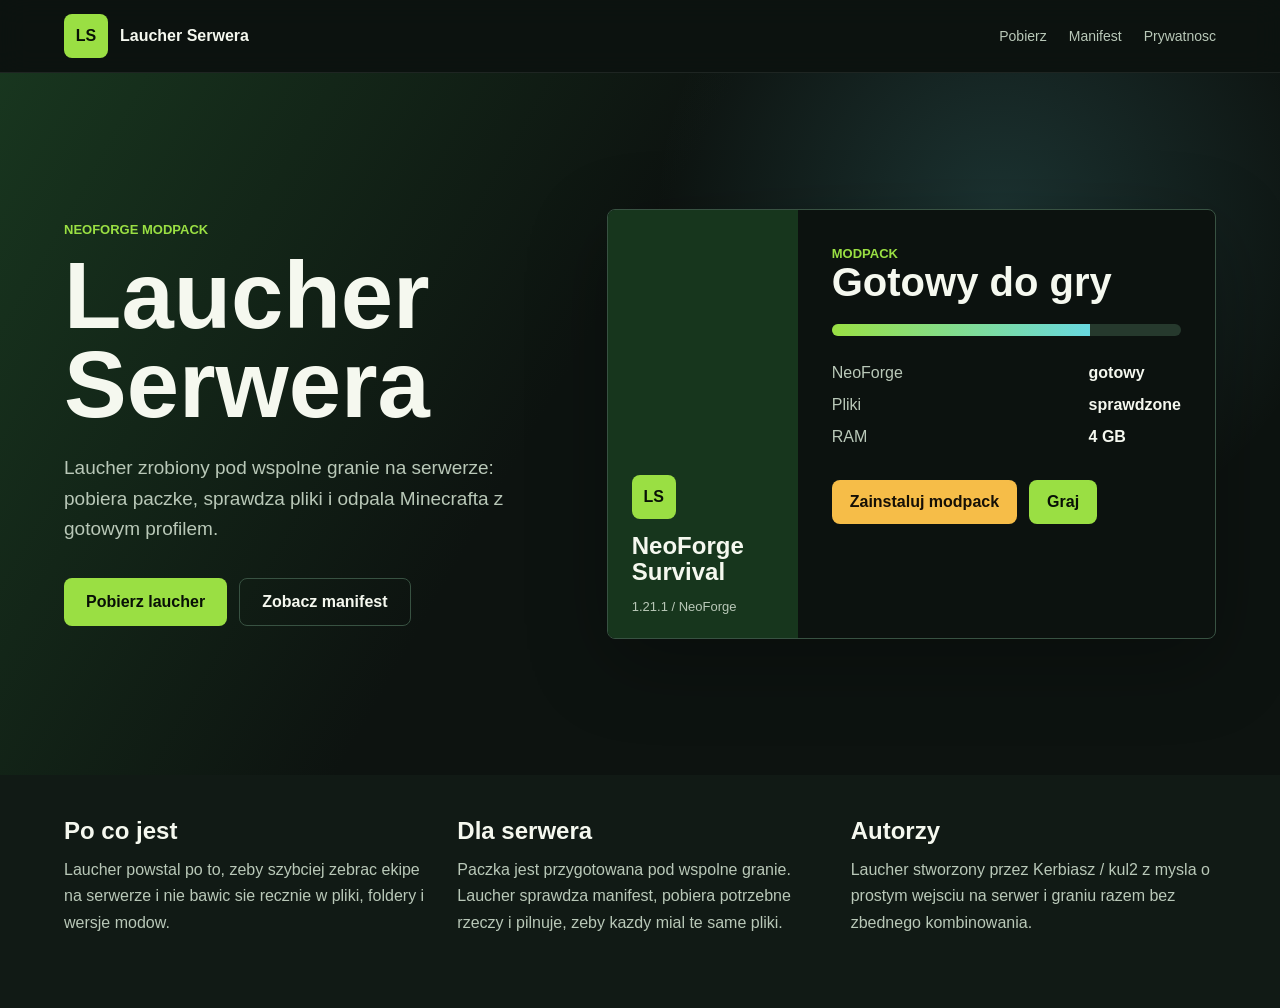
<file: index.html>
﻿<!doctype html>
<html lang="pl">
<head>
  <meta charset="utf-8">
  <meta name="viewport" content="width=device-width, initial-scale=1">
  <title>Laucher Serwera</title>
  <meta name="description" content="Laucher Serwera, prosty laucher NeoForge modpacka Minecraft Java.">
  <link rel="stylesheet" href="styles.css">
</head>
<body>
  <header class="topbar">
    <a class="brand" href="./" aria-label="Laucher Serwera">
      <span class="brand-mark">LS</span>
      <span>Laucher Serwera</span>
    </a>
    <nav class="nav">
      <a href="#download">Pobierz</a>
      <a href="./modpack/manifest.json">Manifest</a>
      <a href="./privacy.html">Prywatnosc</a>
    </nav>
  </header>

  <main>
    <section class="hero">
      <div class="hero-copy">
        <p class="eyebrow">NeoForge modpack</p>
        <h1>Laucher Serwera</h1>
        <p class="lead">
          Laucher zrobiony pod wspolne granie na serwerze: pobiera paczke, sprawdza pliki i odpala Minecrafta z gotowym profilem.
        </p>
        <div class="actions" id="download">
          <a class="button primary" href="https://github.com/kerbi151/Laucher/releases/latest">Pobierz laucher</a>
          <a class="button secondary" href="./modpack/manifest.json">Zobacz manifest</a>
        </div>
      </div>

      <div class="launcher-preview" aria-label="Podglad lauchera">
        <div class="preview-sidebar">
          <span class="preview-logo">LS</span>
          <span class="preview-title">NeoForge Survival</span>
          <span class="preview-small">1.21.1 / NeoForge</span>
        </div>
        <div class="preview-main">
          <span class="preview-status">MODPACK</span>
          <h2>Gotowy do gry</h2>
          <div class="progress"><span></span></div>
          <div class="preview-grid">
            <span>NeoForge</span>
            <strong>gotowy</strong>
            <span>Pliki</span>
            <strong>sprawdzone</strong>
            <span>RAM</span>
            <strong>4 GB</strong>
          </div>
          <div class="preview-buttons">
            <span class="preview-button install">Zainstaluj modpack</span>
            <span class="preview-button play">Graj</span>
          </div>
        </div>
      </div>
    </section>

    <section class="band">
      <div class="band-inner">
        <article>
          <h2>Po co jest</h2>
          <p>
            Laucher powstal po to, zeby szybciej zebrac ekipe na serwerze i nie bawic sie recznie w pliki, foldery i wersje modow.
          </p>
        </article>
        <article>
          <h2>Dla serwera</h2>
          <p>
            Paczka jest przygotowana pod wspolne granie. Laucher sprawdza manifest, pobiera potrzebne rzeczy i pilnuje, zeby kazdy mial te same pliki.
          </p>
        </article>
        <article>
          <h2>Autorzy</h2>
          <p>
            Laucher stworzony przez Kerbiasz / kul2 z mysla o prostym wejsciu na serwer i graniu razem bez zbednego kombinowania.
          </p>
        </article>
      </div>
    </section>
  </main>
</body>
</html>
</file>
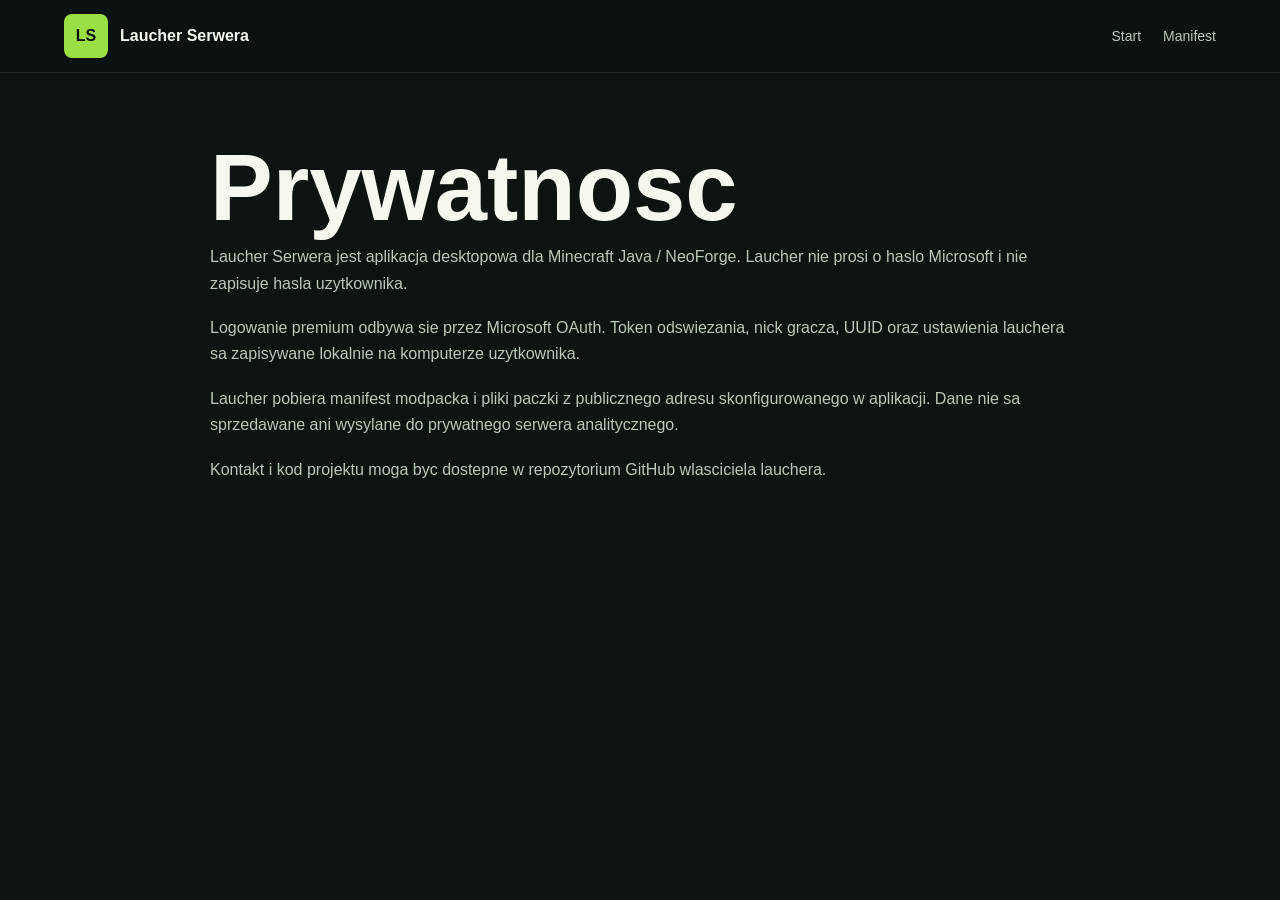
<file: privacy.html>
<!doctype html>
<html lang="pl">
<head>
  <meta charset="utf-8">
  <meta name="viewport" content="width=device-width, initial-scale=1">
  <title>Prywatnosc - Laucher Serwera</title>
  <meta name="description" content="Informacje o prywatnosci dla Laucher Serwera.">
  <link rel="stylesheet" href="styles.css">
</head>
<body>
  <header class="topbar">
    <a class="brand" href="./" aria-label="Laucher Serwera">
      <span class="brand-mark">LS</span>
      <span>Laucher Serwera</span>
    </a>
    <nav class="nav">
      <a href="./">Start</a>
      <a href="./modpack/manifest.json">Manifest</a>
    </nav>
  </header>

  <main class="content">
    <h1>Prywatnosc</h1>
    <p>
      Laucher Serwera jest aplikacja desktopowa dla Minecraft Java / NeoForge. Laucher nie prosi o haslo Microsoft i nie zapisuje hasla uzytkownika.
    </p>
    <p>
      Logowanie premium odbywa sie przez Microsoft OAuth. Token odswiezania, nick gracza, UUID oraz ustawienia lauchera sa zapisywane lokalnie na komputerze uzytkownika.
    </p>
    <p>
      Laucher pobiera manifest modpacka i pliki paczki z publicznego adresu skonfigurowanego w aplikacji. Dane nie sa sprzedawane ani wysylane do prywatnego serwera analitycznego.
    </p>
    <p>
      Kontakt i kod projektu moga byc dostepne w repozytorium GitHub wlasciciela lauchera.
    </p>
  </main>
</body>
</html>
</file>
<file: styles.css>
:root {
  color-scheme: dark;
  --bg: #0d1310;
  --panel: #17231c;
  --panel-2: #203126;
  --text: #f5f8ef;
  --muted: #b9c8b8;
  --lime: #9adf43;
  --amber: #f6bd48;
  --cyan: #68d8df;
  --line: #385242;
}

* {
  box-sizing: border-box;
}

body {
  margin: 0;
  min-height: 100vh;
  font-family: "Segoe UI", Arial, sans-serif;
  background: var(--bg);
  color: var(--text);
}

a {
  color: inherit;
}

.topbar {
  position: sticky;
  top: 0;
  z-index: 10;
  display: flex;
  align-items: center;
  justify-content: space-between;
  min-height: 72px;
  padding: 14px clamp(18px, 5vw, 72px);
  background: rgba(13, 19, 16, 0.92);
  border-bottom: 1px solid rgba(255, 255, 255, 0.08);
  backdrop-filter: blur(14px);
}

.brand,
.nav,
.actions,
.preview-buttons {
  display: flex;
  align-items: center;
}

.brand {
  gap: 12px;
  font-weight: 800;
  text-decoration: none;
  min-width: 0;
}

.brand-mark,
.preview-logo {
  display: inline-grid;
  place-items: center;
  width: 44px;
  aspect-ratio: 1;
  border-radius: 8px;
  background: var(--lime);
  color: #081006;
  font-weight: 900;
  flex: 0 0 auto;
  line-height: 1;
  text-align: center;
}

.nav {
  gap: 22px;
  color: var(--muted);
  font-size: 14px;
}

.nav a {
  text-decoration: none;
}

.nav a:hover {
  color: var(--text);
}

.hero {
  display: grid;
  grid-template-columns: minmax(280px, 0.88fr) minmax(360px, 1.12fr);
  gap: clamp(28px, 5vw, 74px);
  align-items: center;
  min-height: calc(86vh - 72px);
  padding: clamp(34px, 6vw, 80px) clamp(18px, 5vw, 72px);
  background:
    linear-gradient(120deg, rgba(28, 66, 36, 0.74), transparent 44%),
    radial-gradient(circle at 78% 20%, rgba(104, 216, 223, 0.16), transparent 30%),
    var(--bg);
}

.eyebrow,
.preview-status {
  margin: 0 0 14px;
  color: var(--lime);
  font-size: 13px;
  font-weight: 900;
  text-transform: uppercase;
}

h1 {
  margin: 0;
  max-width: 820px;
  font-size: clamp(46px, 8vw, 94px);
  line-height: 0.95;
}

.lead {
  max-width: 620px;
  margin: 24px 0 0;
  color: var(--muted);
  font-size: 19px;
  line-height: 1.6;
}

.actions {
  flex-wrap: wrap;
  gap: 12px;
  margin-top: 34px;
}

.button {
  display: inline-flex;
  align-items: center;
  justify-content: center;
  min-height: 48px;
  padding: 0 22px;
  border-radius: 8px;
  font-weight: 800;
  text-decoration: none;
}

.primary {
  background: var(--lime);
  color: #081006;
}

.secondary {
  border: 1px solid var(--line);
  color: var(--text);
}

.launcher-preview {
  display: grid;
  grid-template-columns: 190px 1fr;
  min-height: 430px;
  overflow: hidden;
  border: 1px solid var(--line);
  border-radius: 8px;
  background: #0c120f;
  box-shadow: 0 24px 80px rgba(0, 0, 0, 0.28);
}

.preview-sidebar {
  display: flex;
  flex-direction: column;
  justify-content: flex-end;
  gap: 14px;
  padding: 24px;
  background: #17361d;
}

.preview-title {
  font-size: 24px;
  font-weight: 900;
  line-height: 1.08;
}

.preview-small {
  color: var(--muted);
  font-size: 13px;
}

.preview-main {
  padding: 34px;
}

.preview-main h2 {
  margin: 0 0 22px;
  font-size: 40px;
  line-height: 1;
}

.progress {
  height: 12px;
  overflow: hidden;
  border-radius: 999px;
  background: #26392d;
}

.progress span {
  display: block;
  width: 74%;
  height: 100%;
  background: linear-gradient(90deg, var(--lime), var(--cyan));
}

.preview-grid {
  display: grid;
  grid-template-columns: 1fr auto;
  gap: 14px 20px;
  margin-top: 28px;
  color: var(--muted);
}

.preview-grid strong {
  color: var(--text);
}

.preview-buttons {
  gap: 12px;
  margin-top: 34px;
}

.preview-button {
  display: inline-flex;
  align-items: center;
  justify-content: center;
  min-height: 44px;
  padding: 0 18px;
  border-radius: 8px;
  font-weight: 900;
}

.preview-button.install {
  background: var(--amber);
  color: #161006;
}

.preview-button.play {
  background: var(--lime);
  color: #081006;
}

.band {
  padding: 42px clamp(18px, 5vw, 72px) 72px;
  background: #111a15;
}

.band-inner {
  display: grid;
  grid-template-columns: repeat(3, 1fr);
  gap: 28px;
  max-width: 1180px;
  margin: 0 auto;
}

.band h2,
.content h1 {
  margin: 0 0 12px;
}

.band p,
.content p {
  margin: 0;
  color: var(--muted);
  line-height: 1.65;
}

.content {
  width: min(860px, calc(100% - 36px));
  margin: 0 auto;
  padding: 70px 0;
}

.content p + p {
  margin-top: 18px;
}

code {
  color: var(--cyan);
}

@media (max-width: 900px) {
  .topbar,
  .nav {
    align-items: flex-start;
  }

  .topbar,
  .hero,
  .launcher-preview,
  .band-inner {
    grid-template-columns: 1fr;
  }

  .topbar {
    display: grid;
    gap: 14px;
  }

  .hero {
    min-height: auto;
  }

  .launcher-preview {
    min-height: 0;
  }

  .preview-sidebar {
    min-height: 180px;
  }
}

@media (max-width: 520px) {
  .nav,
  .actions,
  .preview-buttons {
    align-items: stretch;
    flex-direction: column;
  }

  .button,
  .preview-button {
    width: 100%;
  }

  .preview-main {
    padding: 24px;
  }

  .preview-main h2 {
    font-size: 32px;
  }
}
</file>
